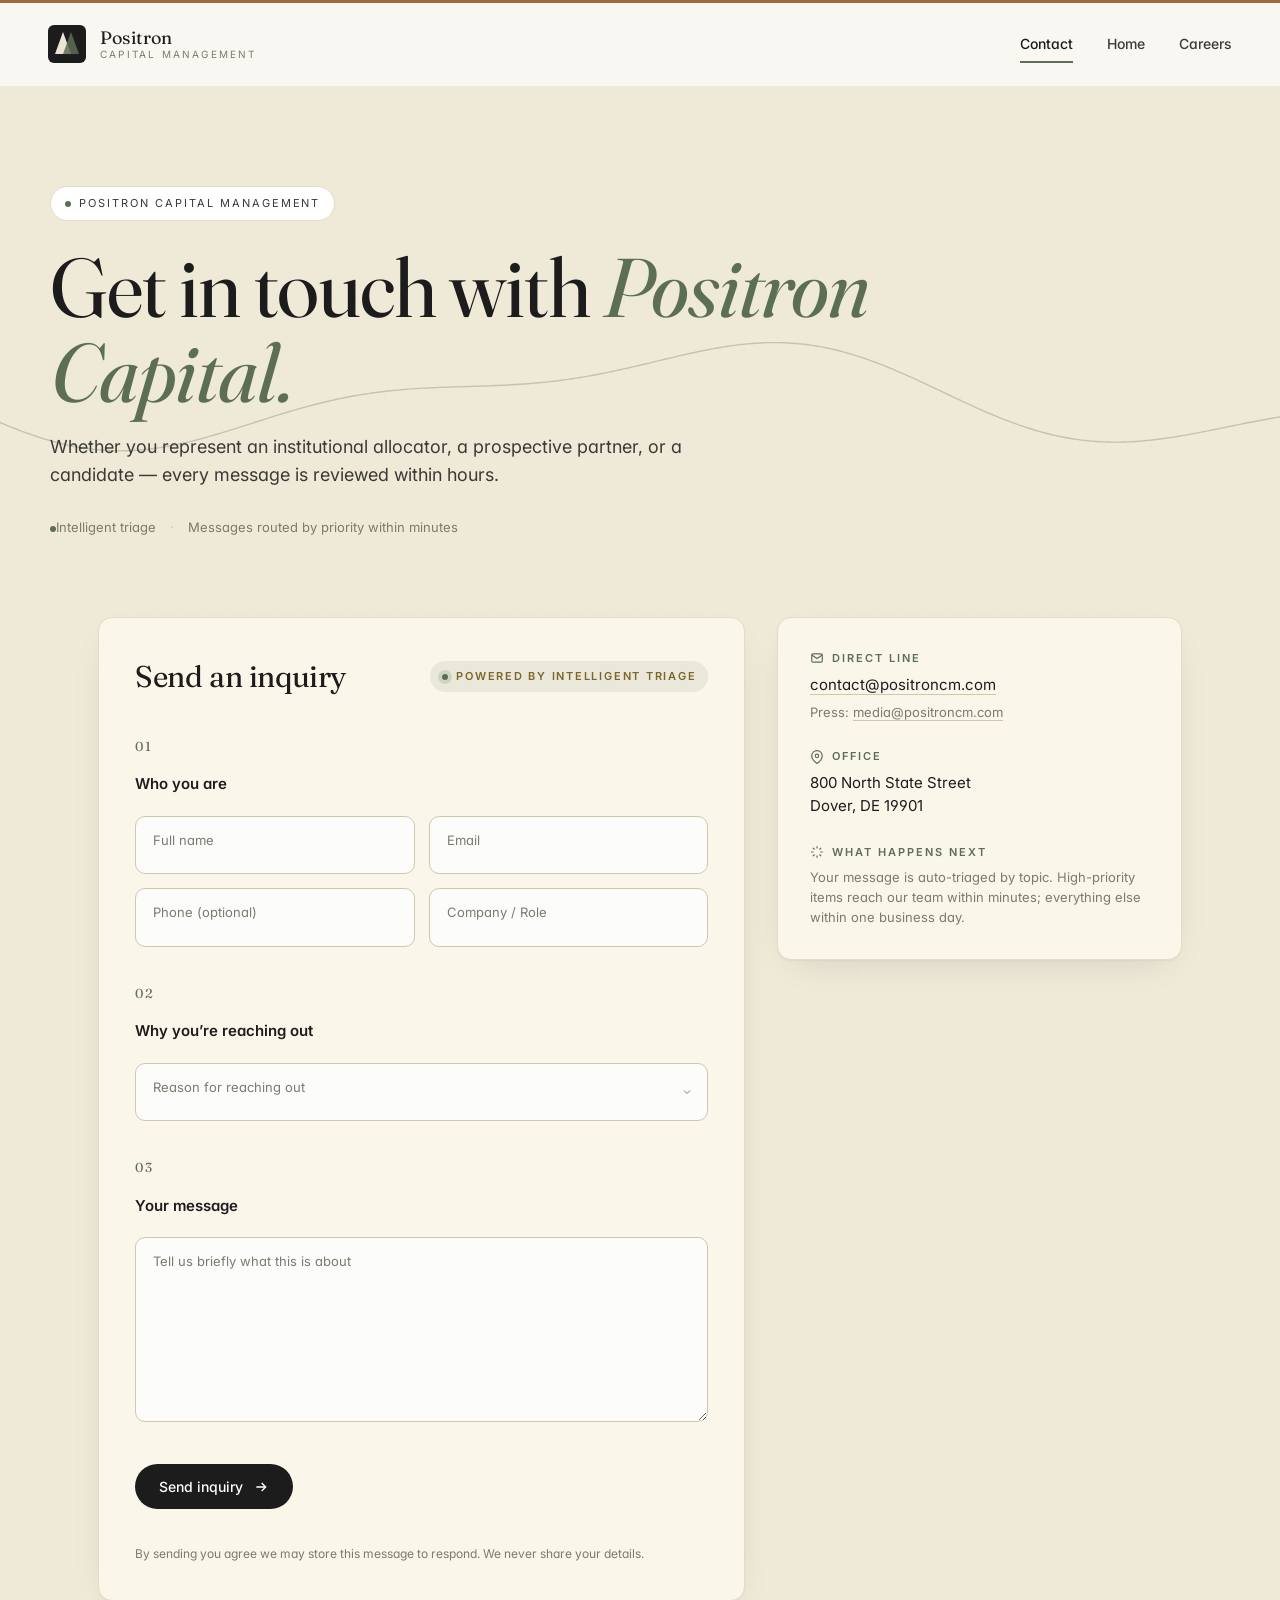
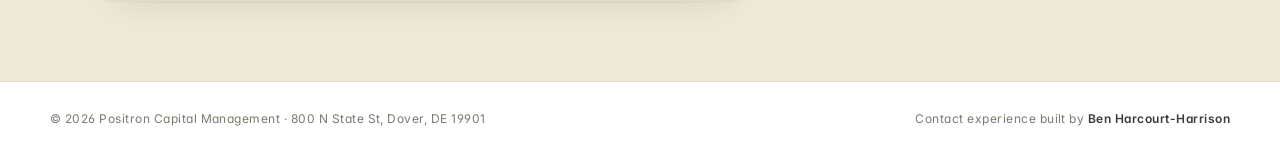
<file: index.html>
<!doctype html>
<html lang="en">
<head>
<meta charset="utf-8">
<meta name="viewport" content="width=device-width,initial-scale=1">
<title>Contact — Positron Capital Management</title>
<meta name="description" content="Get in touch with Positron Capital Management. Every inquiry is reviewed within hours via intelligent triage.">
<link rel="preconnect" href="https://fonts.googleapis.com">
<link rel="preconnect" href="https://fonts.gstatic.com" crossorigin>
<link href="https://fonts.googleapis.com/css2?family=Fraunces:opsz,wght@9..144,400;9..144,500&family=Inter:wght@300;400;500;600&display=swap" rel="stylesheet">
<link rel="stylesheet" href="styles.css">
</head>
<body>

<header class="nav">
  <a class="brand" href="index.html">
    <span class="brand-mark" aria-hidden="true"></span>
    <span class="brand-name">
      <span class="brand-title">Positron</span>
      <span class="brand-sub">Capital Management</span>
    </span>
  </a>
  <nav class="nav-links">
    <a href="index.html" class="active">Contact</a>
    <a href="https://www.positroncm.com/" target="_blank" rel="noopener">Home</a>
    <a href="https://www.positroncm.com/careers" target="_blank" rel="noopener">Careers</a>
  </nav>
</header>

<section class="hero">
  <canvas id="hero-bg" aria-hidden="true"></canvas>
  <div class="hero-inner reveal">
    <span class="eyebrow"><span class="dot"></span>Positron Capital Management</span>
    <h1>Get in touch with <span class="accent">Positron Capital.</span></h1>
    <p class="lede">Whether you represent an institutional allocator, a prospective partner, or a candidate &mdash; every message is reviewed within hours.</p>
    <div class="hero-meta">
      <span class="meta-item"><span class="dot"></span>Intelligent triage</span>
      <span class="meta-sep">&middot;</span>
      <span class="meta-item">Messages routed by priority within minutes</span>
    </div>
  </div>
</section>

<main class="container">
  <div class="layout">

    <form id="contact-form" class="card form-card reveal" novalidate>
      <header class="form-head">
        <h2>Send an inquiry</h2>
        <span class="badge-soft"><span class="spark"></span>Powered by intelligent triage</span>
      </header>

      <section class="step">
        <span class="step-num">01</span>
        <h3>Who you are</h3>
        <div class="grid-2">
          <label class="field">
            <input type="text" name="name" required autocomplete="name" placeholder=" ">
            <span class="label">Full name</span>
          </label>
          <label class="field">
            <input type="email" name="email" required autocomplete="email" placeholder=" ">
            <span class="label">Email</span>
          </label>
          <label class="field">
            <input type="tel" name="phone" autocomplete="tel" placeholder=" ">
            <span class="label">Phone (optional)</span>
          </label>
          <label class="field">
            <input type="text" name="company" placeholder=" ">
            <span class="label">Company / Role</span>
          </label>
        </div>
      </section>

      <section class="step">
        <span class="step-num">02</span>
        <h3>Why you&rsquo;re reaching out</h3>
        <label class="field">
          <select name="reason" required>
            <option value="" disabled selected hidden></option>
            <option>Career inquiry</option>
            <option>Investor</option>
            <option>Partnership</option>
            <option>Press</option>
            <option>Other</option>
          </select>
          <span class="label">Reason for reaching out</span>
        </label>
      </section>

      <section class="step">
        <span class="step-num">03</span>
        <h3>Your message</h3>
        <label class="field">
          <textarea name="message" rows="6" required placeholder=" "></textarea>
          <span class="label">Tell us briefly what this is about</span>
        </label>
      </section>

      <button type="submit" class="btn-primary">
        <span>Send inquiry</span>
        <svg width="16" height="16" viewBox="0 0 24 24" fill="none" stroke="currentColor" stroke-width="2"><path d="M5 12h14M13 6l6 6-6 6"/></svg>
      </button>
      <p class="legalese">By sending you agree we may store this message to respond. We never share your details.</p>
    </form>

    <aside class="card aside reveal">
      <div class="aside-block">
        <span class="aside-eyebrow"><svg width="14" height="14" viewBox="0 0 24 24" fill="none" stroke="currentColor" stroke-width="2"><rect x="3" y="5" width="18" height="14" rx="2"/><path d="m3 7 9 6 9-6"/></svg> Direct line</span>
        <p><a href="mailto:contact@positroncm.com">contact@positroncm.com</a></p>
        <p class="aside-sub">Press: <a href="mailto:media@positroncm.com">media@positroncm.com</a></p>
      </div>
      <div class="aside-block">
        <span class="aside-eyebrow"><svg width="14" height="14" viewBox="0 0 24 24" fill="none" stroke="currentColor" stroke-width="2"><path d="M21 10c0 7-9 13-9 13S3 17 3 10a9 9 0 0 1 18 0z"/><circle cx="12" cy="10" r="3"/></svg> Office</span>
        <p>800 North State Street<br>Dover, DE 19901</p>
      </div>
      <div class="aside-block">
        <span class="aside-eyebrow"><svg width="14" height="14" viewBox="0 0 24 24" fill="none" stroke="currentColor" stroke-width="2"><path d="M12 2v4M12 18v4M4.93 4.93l2.83 2.83M16.24 16.24l2.83 2.83M2 12h4M18 12h4M4.93 19.07l2.83-2.83M16.24 7.76l2.83-2.83"/></svg> What happens next</span>
        <p class="aside-sub">Your message is auto-triaged by topic. High-priority items reach our team within minutes; everything else within one business day.</p>
      </div>
    </aside>

  </div>
</main>

<dialog id="success" class="success-dialog">
  <div class="success-card">
    <svg class="check" viewBox="0 0 52 52" aria-hidden="true">
      <circle cx="26" cy="26" r="24" fill="none" stroke="#5d6e57" stroke-width="2" class="check-circle"/>
      <path fill="none" stroke="#5d6e57" stroke-width="3" stroke-linecap="round" stroke-linejoin="round" d="M14 27l8 8 16-18" class="check-tick"/>
    </svg>
    <h2>Message received</h2>
    <p class="success-sub">Thank you. Here&rsquo;s what we passed to our team:</p>
    <div class="success-summary">
      <div class="summary-row"><span class="summary-label">Reason</span><span id="s-reason"></span></div>
      <div class="summary-row"><span class="summary-label">From</span><span id="s-from"></span></div>
      <div class="summary-row"><span class="summary-label">Summary</span><span id="s-summary"></span></div>
    </div>
    <button class="btn-primary" id="success-close">Close</button>
  </div>
</dialog>

<footer class="foot">
  <div class="foot-inner">
    <span>&copy; <span id="yr"></span> Positron Capital Management &middot; 800 N State St, Dover, DE 19901</span>
    <span class="foot-credit">Contact experience built by <strong>Ben Harcourt-Harrison</strong></span>
  </div>
</footer>

<script src="app.js"></script>
</body>
</html>
</file>
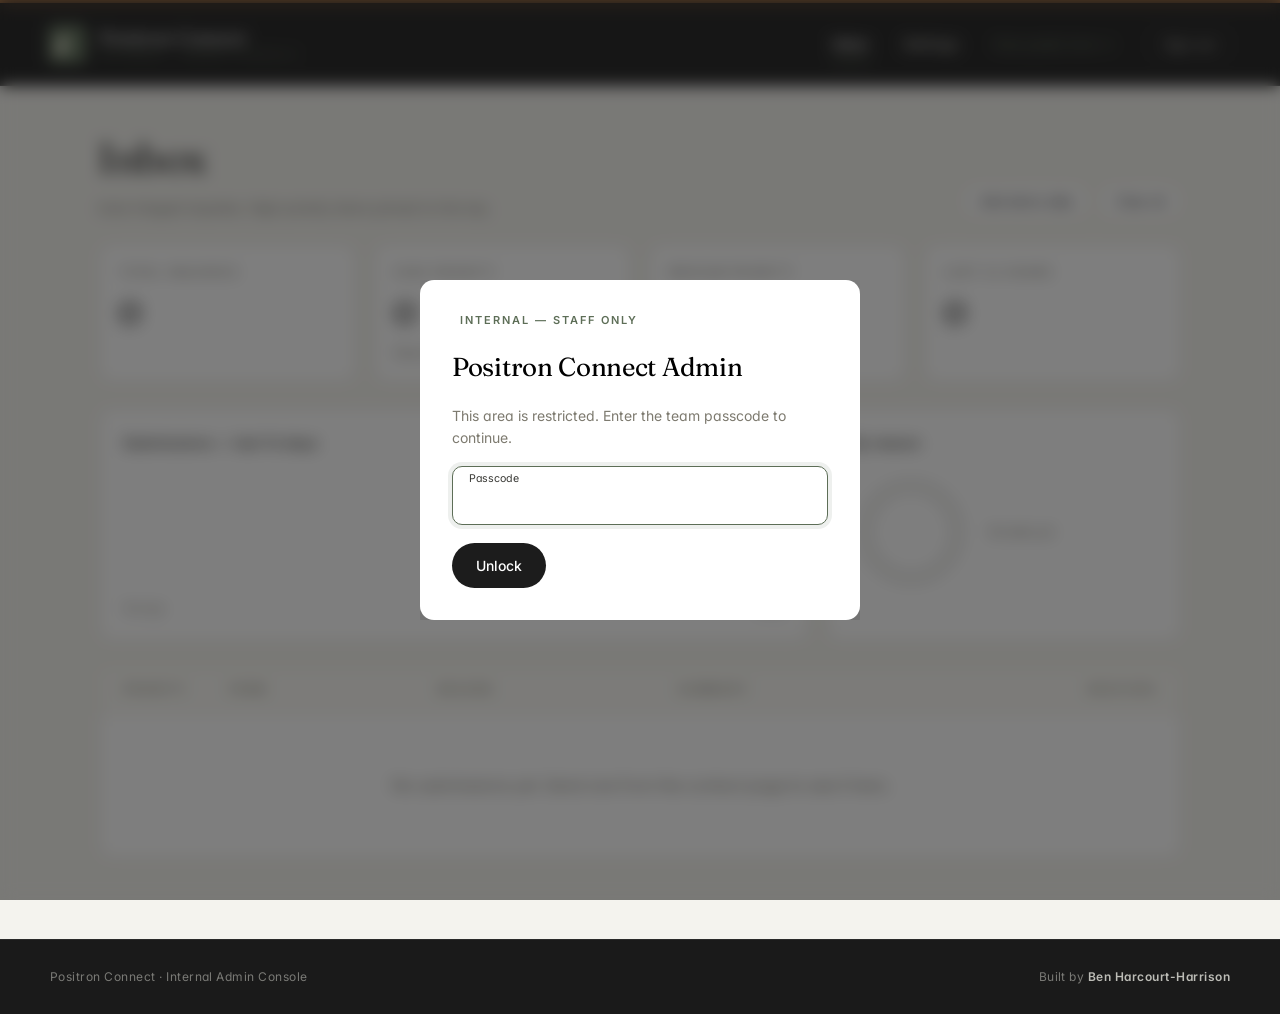
<file: admin/index.html>
<!doctype html>
<html lang="en">
<head>
<meta charset="utf-8">
<meta name="viewport" content="width=device-width,initial-scale=1">
<title>Inbox — Positron Connect Admin</title>
<meta name="robots" content="noindex,nofollow">
<link rel="preconnect" href="https://fonts.googleapis.com">
<link rel="preconnect" href="https://fonts.gstatic.com" crossorigin>
<link href="https://fonts.googleapis.com/css2?family=Fraunces:opsz,wght@9..144,400;9..144,500&family=Inter:wght@300;400;500;600&display=swap" rel="stylesheet">
<link rel="stylesheet" href="../styles.css">
</head>
<body class="admin-body">

<dialog id="gate" class="gate-dialog">
  <form class="gate-card" id="gate-form">
    <span class="aside-eyebrow"><span class="dot"></span> Internal &mdash; staff only</span>
    <h2>Positron Connect Admin</h2>
    <p>This area is restricted. Enter the team passcode to continue.</p>
    <label class="field">
      <input type="password" id="gate-input" autocomplete="current-password" placeholder=" " required>
      <span class="label">Passcode</span>
    </label>
    <div class="save-row">
      <button type="submit" class="btn-primary"><span>Unlock</span></button>
      <span class="saved-tick" id="gate-error" style="color:var(--high)">Incorrect passcode</span>
    </div>
  </form>
</dialog>

<header class="nav admin-nav">
  <a class="brand" href="index.html">
    <span class="brand-mark" aria-hidden="true"></span>
    <span class="brand-name">
      <span class="brand-title">Positron Connect</span>
      <span class="brand-sub">Internal &middot; Admin Console</span>
    </span>
  </a>
  <nav class="nav-links">
    <a href="index.html" class="active">Inbox</a>
    <a href="settings.html">Settings</a>
    <a href="../index.html" class="ext">View public form &rarr;</a>
    <button class="btn-ghost" id="signout">Sign out</button>
  </nav>
</header>

<main class="container">

  <div class="dash-head">
    <div>
      <h1>Inbox</h1>
      <p>Auto-triaged inquiries. High-priority items pinned to the top.</p>
    </div>
    <div class="dash-actions">
      <button class="btn-ghost" id="seed-demo">Add demo data</button>
      <button class="btn-ghost" id="clear-all">Clear all</button>
    </div>
  </div>

  <div class="stats-row">
    <div class="stat"><div class="stat-label">Total inquiries</div><div class="stat-value" id="stat-total">0</div></div>
    <div class="stat"><div class="stat-label">High priority</div><div class="stat-value" id="stat-high">0</div><div class="stat-sub">Reach team within minutes</div></div>
    <div class="stat"><div class="stat-label">Medium priority</div><div class="stat-value" id="stat-med">0</div><div class="stat-sub">Same-day response</div></div>
    <div class="stat"><div class="stat-label">Last 24 hours</div><div class="stat-value" id="stat-today">0</div></div>
  </div>

  <div class="charts-row">
    <div class="chart-card">
      <h3>Submissions &mdash; last 14 days</h3>
      <div class="bars" id="bars"></div>
      <div class="bar-axis"><span>14d ago</span><span>today</span></div>
    </div>
    <div class="chart-card">
      <h3>By reason</h3>
      <div class="donut-wrap">
        <svg class="donut" viewBox="0 0 120 120" id="donut" aria-hidden="true"></svg>
        <div class="donut-legend" id="donut-legend"></div>
      </div>
    </div>
  </div>

  <div class="table-card">
    <div class="table-head">
      <span>Priority</span>
      <span>From</span>
      <span>Reason</span>
      <span>Summary</span>
      <span style="text-align:right">Received</span>
    </div>
    <div id="submission-list"></div>
  </div>

</main>

<footer class="foot admin-foot">
  <div class="foot-inner">
    <span>Positron Connect &middot; Internal Admin Console</span>
    <span class="foot-credit">Built by <strong>Ben Harcourt-Harrison</strong></span>
  </div>
</footer>

<script src="../app.js"></script>
</body>
</html>
</file>
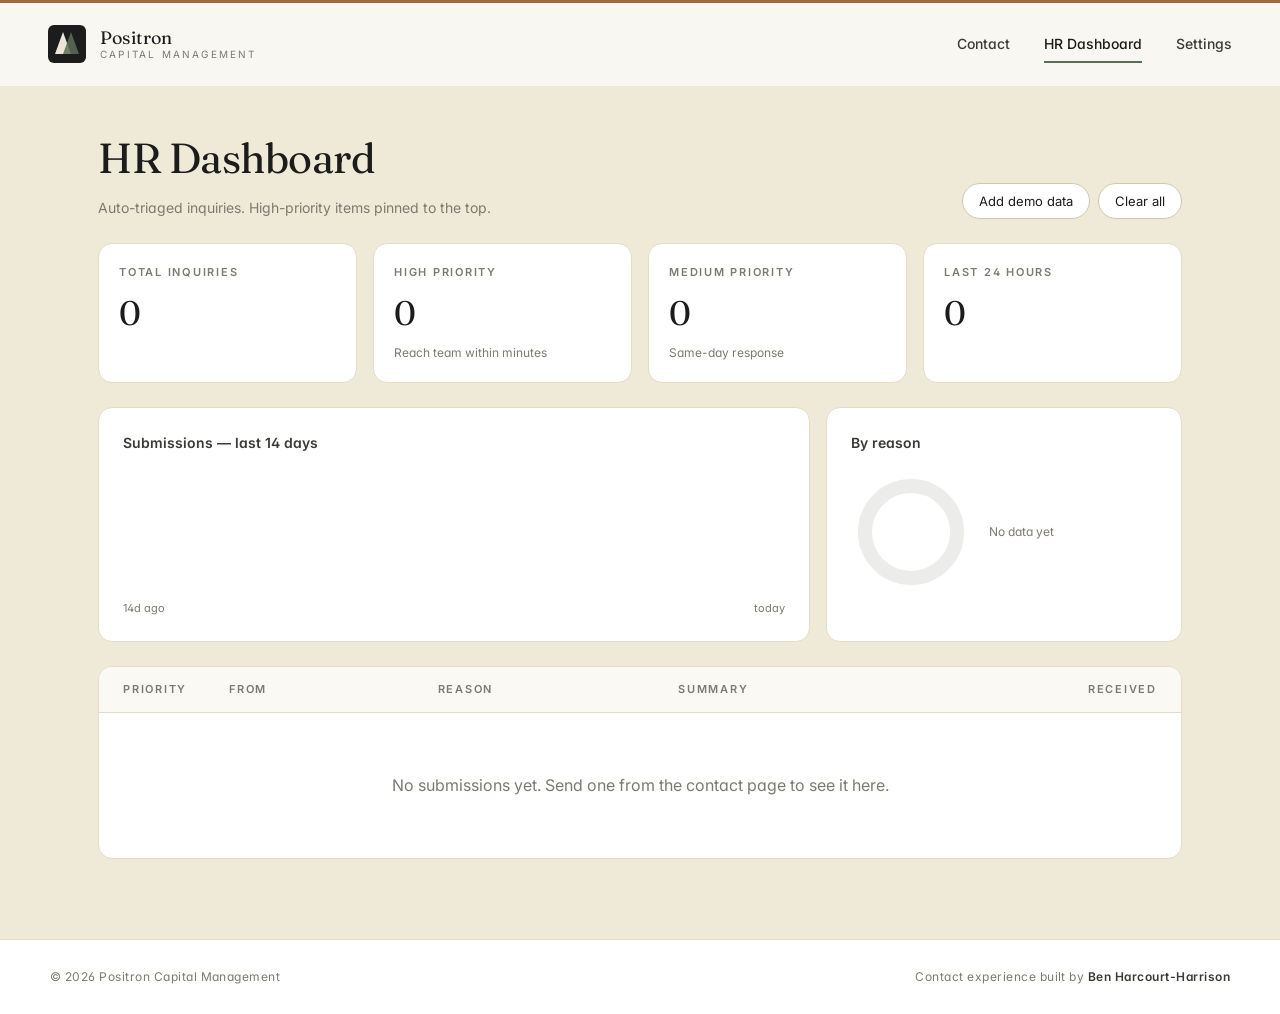
<file: hr.html>
<!doctype html>
<html lang="en">
<head>
<meta charset="utf-8">
<meta name="viewport" content="width=device-width,initial-scale=1">
<title>HR Dashboard — Positron Capital Management</title>
<link rel="preconnect" href="https://fonts.googleapis.com">
<link rel="preconnect" href="https://fonts.gstatic.com" crossorigin>
<link href="https://fonts.googleapis.com/css2?family=Fraunces:opsz,wght@9..144,400;9..144,500&family=Inter:wght@300;400;500;600&display=swap" rel="stylesheet">
<link rel="stylesheet" href="styles.css">
</head>
<body>

<header class="nav">
  <a class="brand" href="index.html">
    <span class="brand-mark">P</span>
    <span class="brand-name">
      <span class="brand-title">Positron</span>
      <span class="brand-sub">Capital Management</span>
    </span>
  </a>
  <nav class="nav-links">
    <a href="index.html">Contact</a>
    <a href="hr.html" class="active">HR Dashboard</a>
    <a href="settings.html">Settings</a>
  </nav>
</header>

<main class="container">

  <div class="dash-head">
    <div>
      <h1>HR Dashboard</h1>
      <p>Auto-triaged inquiries. High-priority items pinned to the top.</p>
    </div>
    <div class="dash-actions">
      <button class="btn-ghost" id="seed-demo">Add demo data</button>
      <button class="btn-ghost" id="clear-all">Clear all</button>
    </div>
  </div>

  <div class="stats-row">
    <div class="stat"><div class="stat-label">Total inquiries</div><div class="stat-value" id="stat-total">0</div></div>
    <div class="stat"><div class="stat-label">High priority</div><div class="stat-value" id="stat-high">0</div><div class="stat-sub">Reach team within minutes</div></div>
    <div class="stat"><div class="stat-label">Medium priority</div><div class="stat-value" id="stat-med">0</div><div class="stat-sub">Same-day response</div></div>
    <div class="stat"><div class="stat-label">Last 24 hours</div><div class="stat-value" id="stat-today">0</div></div>
  </div>

  <div class="charts-row">
    <div class="chart-card">
      <h3>Submissions &mdash; last 14 days</h3>
      <div class="bars" id="bars"></div>
      <div class="bar-axis"><span>14d ago</span><span>today</span></div>
    </div>
    <div class="chart-card">
      <h3>By reason</h3>
      <div class="donut-wrap">
        <svg class="donut" viewBox="0 0 120 120" id="donut" aria-hidden="true"></svg>
        <div class="donut-legend" id="donut-legend"></div>
      </div>
    </div>
  </div>

  <div class="table-card">
    <div class="table-head">
      <span>Priority</span>
      <span>From</span>
      <span>Reason</span>
      <span>Summary</span>
      <span style="text-align:right">Received</span>
    </div>
    <div id="submission-list"></div>
  </div>

</main>

<footer class="foot">
  <div class="foot-inner">
    <span>&copy; <span id="yr"></span> Positron Capital Management</span>
    <span class="foot-credit">Contact experience built by <strong>Ben Harcourt-Harrison</strong></span>
  </div>
</footer>

<script src="app.js"></script>
</body>
</html>
</file>
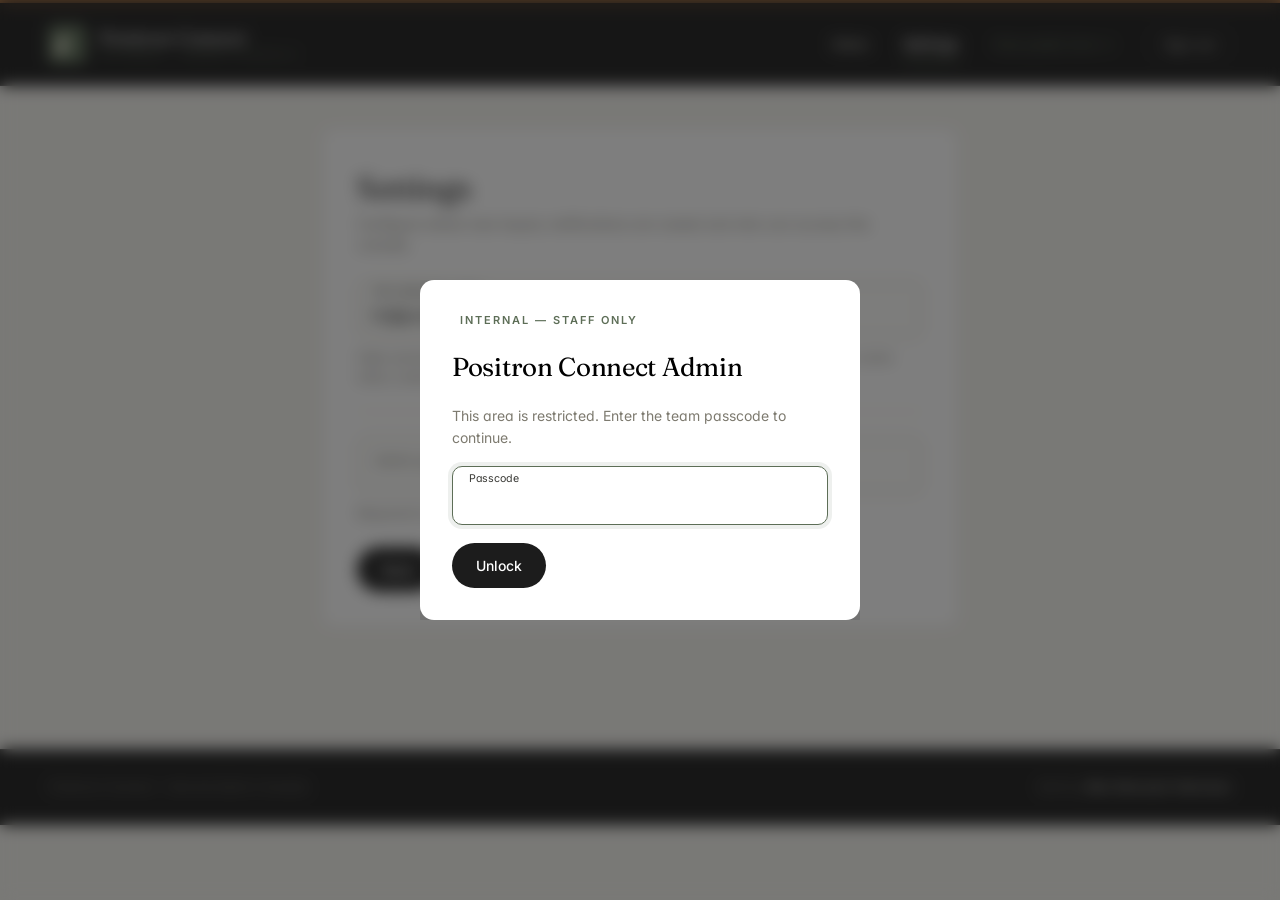
<file: admin/settings.html>
<!doctype html>
<html lang="en">
<head>
<meta charset="utf-8">
<meta name="viewport" content="width=device-width,initial-scale=1">
<title>Settings — Positron Connect Admin</title>
<meta name="robots" content="noindex,nofollow">
<link rel="preconnect" href="https://fonts.googleapis.com">
<link rel="preconnect" href="https://fonts.gstatic.com" crossorigin>
<link href="https://fonts.googleapis.com/css2?family=Fraunces:opsz,wght@9..144,400;9..144,500&family=Inter:wght@300;400;500;600&display=swap" rel="stylesheet">
<link rel="stylesheet" href="../styles.css">
</head>
<body class="admin-body">

<dialog id="gate" class="gate-dialog">
  <form class="gate-card" id="gate-form">
    <span class="aside-eyebrow"><span class="dot"></span> Internal &mdash; staff only</span>
    <h2>Positron Connect Admin</h2>
    <p>This area is restricted. Enter the team passcode to continue.</p>
    <label class="field">
      <input type="password" id="gate-input" autocomplete="current-password" placeholder=" " required>
      <span class="label">Passcode</span>
    </label>
    <div class="save-row">
      <button type="submit" class="btn-primary"><span>Unlock</span></button>
      <span class="saved-tick" id="gate-error" style="color:var(--high)">Incorrect passcode</span>
    </div>
  </form>
</dialog>

<header class="nav admin-nav">
  <a class="brand" href="index.html">
    <span class="brand-mark" aria-hidden="true"></span>
    <span class="brand-name">
      <span class="brand-title">Positron Connect</span>
      <span class="brand-sub">Internal &middot; Admin Console</span>
    </span>
  </a>
  <nav class="nav-links">
    <a href="index.html">Inbox</a>
    <a href="settings.html" class="active">Settings</a>
    <a href="../index.html" class="ext">View public form &rarr;</a>
    <button class="btn-ghost" id="signout">Sign out</button>
  </nav>
</header>

<main class="container">
  <div class="settings-card">
    <div>
      <h1>Settings</h1>
      <p>Configure where new inquiry notifications are routed and who can access this console.</p>
    </div>

    <div>
      <label class="field">
        <input type="email" id="hr-email" placeholder=" ">
        <span class="label">HR notification email</span>
      </label>
      <p class="aside-sub" style="margin:8px 0 0">High-priority inquiries are flagged in the subject line. Medium and low go to the same inbox unless filtered.</p>
    </div>

    <hr style="border:none;border-top:1px solid var(--line);margin:0">

    <div>
      <label class="field">
        <input type="password" id="admin-pass" placeholder=" " autocomplete="new-password">
        <span class="label">Admin passcode</span>
      </label>
      <p class="aside-sub" style="margin:8px 0 0">Required to access this console. Leave blank to keep the current passcode.</p>
    </div>

    <div class="save-row">
      <button class="btn-primary" id="save-settings"><span>Save</span></button>
      <span class="saved-tick" id="saved-tick">&check; Saved</span>
    </div>
  </div>
</main>

<footer class="foot admin-foot">
  <div class="foot-inner">
    <span>Positron Connect &middot; Internal Admin Console</span>
    <span class="foot-credit">Built by <strong>Ben Harcourt-Harrison</strong></span>
  </div>
</footer>

<script src="../app.js"></script>
</body>
</html>
</file>
<file: styles.css>
/* ---------- tokens (matched to positroncm.com palette) ---------- */
:root{
  --bg:#efe9d8;            /* cream/ivory page background */
  --surface:#faf6e9;       /* lighter cream for cards */
  --ink:#1c1c1c;           /* charcoal (matches dark hero) */
  --ink-2:#3a3a36;
  --muted:#7d7a6f;         /* warm taupe */
  --line:#e3dcc6;
  --line-strong:#cfc7af;
  --gold:#5d6e57;          /* forest sage (replaces gold) */
  --gold-soft:#cfd4c1;     /* light sage */
  --gold-tint:rgba(93,110,87,0.10);
  --copper:#a26a3a;        /* warm copper border accent */
  --high:#a23a3a;
  --high-soft:#f1d8d8;
  --med:#7d6628;
  --med-soft:#f1e6c8;
  --low:#54534b;
  --low-soft:#e3dcc6;
  --radius:14px;
  --radius-sm:10px;
  --shadow:0 1px 2px rgba(20,20,20,0.04), 0 12px 40px -20px rgba(20,20,20,0.18);
  --serif:"Fraunces", Georgia, serif;
  --sans:"Inter", -apple-system, BlinkMacSystemFont, "Segoe UI", system-ui, sans-serif;
}

*{box-sizing:border-box}
html,body{margin:0;padding:0}
body{
  font-family:var(--sans);
  font-weight:400;
  color:var(--ink);
  background:var(--bg);
  -webkit-font-smoothing:antialiased;
  font-feature-settings:"ss01","cv11";
  line-height:1.55;
  border-top:3px solid var(--copper);
}
a{color:inherit;text-decoration:none}
a:hover{color:var(--gold)}
button{font-family:inherit}

/* ---------- nav ---------- */
.nav{
  display:flex;align-items:center;justify-content:space-between;
  padding:22px 48px;
  background:rgba(250,250,247,0.85);
  backdrop-filter:saturate(140%) blur(8px);
  position:sticky;top:0;z-index:20;
  border-bottom:1px solid transparent;
  transition:border-color .25s ease, background .25s ease;
}
.nav.scrolled{border-bottom-color:var(--line); background:rgba(250,250,247,0.95)}
.brand{display:flex;align-items:center;gap:14px}
.brand-mark{
  width:38px;height:38px;border-radius:6px;
  background:#1c1c1c;
  display:grid;place-items:center;
  position:relative;overflow:hidden;
}
.brand-mark::before, .brand-mark::after{
  content:"";position:absolute;top:7px;width:0;height:0;
  border-left:8px solid transparent;border-right:8px solid transparent;
}
.brand-mark::before{ left:7px; border-bottom:22px solid #ece6d8; }
.brand-mark::after{ right:7px; border-bottom:22px solid #5d6e57; opacity:.85; }
.brand-name{display:flex;flex-direction:column;line-height:1.1}
.brand-title{font-family:var(--serif);font-size:18px;letter-spacing:.2px}
.brand-sub{font-size:10px;letter-spacing:.22em;text-transform:uppercase;color:var(--muted);margin-top:2px}
.nav-links{display:flex;gap:34px;align-items:center}
.nav-links a{font-size:14px;color:var(--ink-2);font-weight:500;position:relative;padding:6px 0}
.nav-links a.active{color:var(--ink)}
.nav-links a.active::after{
  content:"";position:absolute;left:0;right:0;bottom:-2px;height:1.5px;background:var(--gold);
}

/* ---------- hero ---------- */
.hero{position:relative;padding:100px 48px 80px;overflow:hidden}
#hero-bg{position:absolute;inset:0;width:100%;height:100%;opacity:.55}
.hero-inner{position:relative;max-width:1180px;margin:0 auto}
.eyebrow{
  display:inline-flex;align-items:center;gap:8px;
  font-size:11px;text-transform:uppercase;letter-spacing:.18em;color:var(--ink-2);
  background:#fff;border:1px solid var(--line);
  padding:8px 14px;border-radius:999px;
}
.eyebrow .dot, .meta-item .dot{width:6px;height:6px;border-radius:50%;background:var(--gold);display:inline-block}
.hero h1{
  font-family:var(--serif);font-weight:400;
  font-size:clamp(44px, 6.5vw, 88px);
  line-height:1.02;letter-spacing:-1.2px;margin:24px 0 18px;
  max-width:1000px;
}
.hero h1 .accent{color:var(--gold);font-style:italic;font-weight:400}
.lede{font-size:18px;color:var(--ink-2);max-width:640px;line-height:1.55;margin:0 0 28px}
.hero-meta{display:flex;align-items:center;gap:14px;color:var(--muted);font-size:13px;flex-wrap:wrap}
.meta-sep{color:var(--line-strong)}

/* ---------- layout ---------- */
.container{max-width:1180px;margin:0 auto;padding:0 48px 80px}
.layout{display:grid;grid-template-columns:1.6fr 1fr;gap:32px;align-items:start}
.card{
  background:var(--surface);
  border:1px solid var(--line);
  border-radius:var(--radius);
  padding:36px;
  box-shadow:var(--shadow);
}

/* ---------- form ---------- */
.form-card{display:flex;flex-direction:column;gap:36px}
.form-head{display:flex;align-items:center;justify-content:space-between;gap:16px;flex-wrap:wrap}
.form-head h2{font-family:var(--serif);font-weight:400;font-size:30px;margin:0;letter-spacing:-.4px}
.badge-soft{
  display:inline-flex;align-items:center;gap:8px;
  background:var(--gold-tint);color:var(--med);
  padding:7px 12px;border-radius:999px;
  font-size:11px;text-transform:uppercase;letter-spacing:.16em;font-weight:600;
}
.spark{width:6px;height:6px;border-radius:50%;background:var(--gold);box-shadow:0 0 0 4px var(--gold-soft)}

.step{display:flex;flex-direction:column;gap:16px}
.step-num{
  font-family:var(--serif);font-size:13px;color:var(--gold);letter-spacing:.18em;
}
.step h3{margin:0 0 4px;font-size:15px;font-weight:600;color:var(--ink)}
.grid-2{display:grid;grid-template-columns:1fr 1fr;gap:14px}

.field{position:relative;display:block}
.field input, .field select, .field textarea{
  width:100%;
  font:inherit;color:var(--ink);
  background:#fcfcfa;
  border:1px solid var(--line-strong);
  border-radius:var(--radius-sm);
  padding:22px 14px 10px;
  transition:border-color .15s ease, box-shadow .2s ease, background .2s ease;
  outline:none;
  appearance:none;
  -webkit-appearance:none;
}
.field textarea{padding-top:24px;resize:vertical;min-height:140px;line-height:1.55}
.field select{cursor:pointer; background-image:url("data:image/svg+xml;utf8,<svg xmlns='http://www.w3.org/2000/svg' width='12' height='12' viewBox='0 0 24 24' fill='none' stroke='%237a7a78' stroke-width='2'><path d='M6 9l6 6 6-6'/></svg>"); background-repeat:no-repeat; background-position:right 14px center}
.field .label{
  position:absolute;left:14px;top:14px;
  font-size:13px;color:var(--muted);
  pointer-events:none;
  transition:transform .15s ease, color .15s ease, font-size .15s ease;
  transform-origin:left top;
  background:transparent;
  padding:0 4px;
}
.field input:focus, .field select:focus, .field textarea:focus{
  border-color:var(--gold);
  box-shadow:0 0 0 4px var(--gold-tint);
  background:#fff;
}
.field input:not(:placeholder-shown) + .label,
.field textarea:not(:placeholder-shown) + .label,
.field input:focus + .label,
.field select:focus + .label,
.field textarea:focus + .label,
.field select:valid + .label{
  transform:translateY(-10px) scale(.82);
  color:var(--ink-2);
}
.field select:invalid + .label{color:var(--muted)}

/* ---------- live priority ---------- */
.live-priority{
  margin-top:14px;background:#faf9f4;border:1px dashed var(--line-strong);
  border-radius:var(--radius-sm);padding:14px 16px;
}
.lp-row{display:flex;align-items:center;justify-content:space-between;gap:12px}
.lp-label{font-size:11px;text-transform:uppercase;letter-spacing:.16em;color:var(--muted);font-weight:600}
.lp-badge{
  font-size:11px;text-transform:uppercase;letter-spacing:.16em;font-weight:700;
  padding:6px 12px;border-radius:999px;
  display:inline-flex;align-items:center;gap:6px;
}
.lp-badge.low{background:var(--low-soft);color:var(--low)}
.lp-badge.med{background:var(--med-soft);color:var(--med)}
.lp-badge.high{background:var(--high-soft);color:var(--high);
  box-shadow:0 0 0 0 rgba(181,69,69,.4); animation:pulse 2.4s infinite}
@keyframes pulse{
  0%{box-shadow:0 0 0 0 rgba(181,69,69,.35)}
  70%{box-shadow:0 0 0 10px rgba(181,69,69,0)}
  100%{box-shadow:0 0 0 0 rgba(181,69,69,0)}
}
.lp-bar{height:3px;background:var(--line);border-radius:3px;margin-top:12px;overflow:hidden}
.lp-fill{height:100%;width:10%;background:var(--gold);border-radius:3px;transition:width .35s ease, background-color .35s ease}
.lp-keywords{display:flex;flex-wrap:wrap;gap:6px;margin-top:10px;min-height:22px}
.lp-chip{font-size:11px;color:var(--ink-2);background:#fff;border:1px solid var(--line-strong);padding:3px 9px;border-radius:999px}

/* ---------- buttons ---------- */
.btn-primary{
  align-self:flex-start;
  display:inline-flex;align-items:center;gap:10px;
  background:var(--ink);color:#fff;
  border:none;border-radius:999px;
  padding:14px 24px;font-size:14px;font-weight:500;
  cursor:pointer;
  transition:transform .15s ease, background .2s ease, box-shadow .2s ease;
  position:relative;overflow:hidden;
}
.btn-primary:hover{background:#000;transform:translateY(-1px);box-shadow:0 10px 30px -12px rgba(0,0,0,.4)}
.btn-primary:active{transform:translateY(0)}
.btn-primary::after{
  content:"";position:absolute;top:0;left:-60%;width:40%;height:100%;
  background:linear-gradient(120deg, transparent, rgba(255,255,255,.18), transparent);
  transform:skewX(-20deg);transition:left .55s ease;
}
.btn-primary:hover::after{left:120%}

.legalese{color:var(--muted);font-size:12px;margin:0}

/* ---------- aside ---------- */
.aside{display:flex;flex-direction:column;gap:26px;padding:32px}
.aside-block{display:flex;flex-direction:column;gap:6px}
.aside-eyebrow{
  display:inline-flex;align-items:center;gap:8px;color:var(--gold);
  font-size:11px;text-transform:uppercase;letter-spacing:.18em;font-weight:600;
}
.aside p{margin:0;color:var(--ink);font-size:15px}
.aside-sub{color:var(--muted)!important;font-size:13px!important}
.aside a{border-bottom:1px solid var(--line-strong)}
.aside a:hover{border-color:var(--gold)}

/* ---------- success dialog ---------- */
.success-dialog{
  border:none;padding:0;background:transparent;
  max-width:520px;width:90%;
}
.success-dialog::backdrop{background:rgba(20,20,20,.42);backdrop-filter:blur(6px)}
.success-card{
  background:#fff;border-radius:var(--radius);padding:36px;
  box-shadow:0 30px 80px -20px rgba(20,20,20,.35);
  display:flex;flex-direction:column;gap:18px;align-items:flex-start;
  animation:rise .35s cubic-bezier(.2,.8,.2,1);
}
@keyframes rise{from{opacity:0;transform:translateY(12px)}to{opacity:1;transform:translateY(0)}}
.check{width:60px;height:60px;align-self:flex-start}
.check-circle{stroke-dasharray:160;stroke-dashoffset:160;animation:draw 0.5s ease forwards}
.check-tick{stroke-dasharray:60;stroke-dashoffset:60;animation:draw 0.4s 0.4s ease forwards}
@keyframes draw{to{stroke-dashoffset:0}}
.success-card h2{font-family:var(--serif);font-weight:400;font-size:28px;margin:0;letter-spacing:-.3px}
.success-sub{margin:0;color:var(--muted)}
.success-summary{width:100%;border:1px solid var(--line);border-radius:var(--radius-sm);padding:14px}
.summary-row{display:grid;grid-template-columns:90px 1fr;gap:14px;padding:8px 0;border-bottom:1px solid var(--line);font-size:14px}
.summary-row:last-child{border-bottom:none}
.summary-label{color:var(--muted);font-size:12px;text-transform:uppercase;letter-spacing:.14em;align-self:start;padding-top:2px}

/* ---------- footer ---------- */
.foot{border-top:1px solid var(--line);padding:28px 48px;background:#fff}
.foot-inner{max-width:1180px;margin:0 auto;display:flex;justify-content:space-between;color:var(--muted);font-size:12px;letter-spacing:.04em;flex-wrap:wrap;gap:8px}
.foot-credit strong{color:var(--ink-2);font-weight:600}

/* ---------- reveal ---------- */
.reveal{opacity:0;transform:translateY(14px);transition:opacity .6s ease, transform .6s ease}
.reveal.in{opacity:1;transform:none}

/* ---------- HR Dashboard ---------- */
.dash-head{display:flex;align-items:flex-end;justify-content:space-between;margin:40px 0 24px;gap:20px;flex-wrap:wrap}
.dash-head h1{font-family:var(--serif);font-weight:400;font-size:42px;margin:0;letter-spacing:-.5px}
.dash-head p{color:var(--muted);margin:6px 0 0;font-size:14px}
.dash-actions{display:flex;gap:8px}
.btn-ghost{
  background:#fff;border:1px solid var(--line-strong);
  border-radius:999px;padding:9px 16px;font-size:13px;color:var(--ink);cursor:pointer;
  transition:border-color .15s ease, color .15s ease;
}
.btn-ghost:hover{border-color:var(--gold);color:var(--gold)}

.stats-row{display:grid;grid-template-columns:repeat(4,1fr);gap:16px;margin-bottom:24px}
.stat{background:#fff;border:1px solid var(--line);border-radius:var(--radius);padding:20px}
.stat-label{font-size:11px;text-transform:uppercase;letter-spacing:.16em;color:var(--muted);font-weight:600}
.stat-value{font-family:var(--serif);font-size:34px;margin-top:6px;letter-spacing:-.3px}
.stat-sub{font-size:12px;color:var(--muted);margin-top:4px}

.charts-row{display:grid;grid-template-columns:2fr 1fr;gap:16px;margin-bottom:24px}
.chart-card{background:#fff;border:1px solid var(--line);border-radius:var(--radius);padding:24px}
.chart-card h3{margin:0 0 18px;font-size:14px;font-weight:600;color:var(--ink-2)}
.bars{display:flex;gap:6px;align-items:flex-end;height:120px}
.bar{flex:1;background:var(--gold-tint);border-radius:4px 4px 0 0;position:relative;transition:background .2s ease}
.bar:hover{background:var(--gold)}
.bar-fill{position:absolute;bottom:0;left:0;right:0;background:var(--gold);border-radius:4px 4px 0 0}
.bar-axis{display:flex;justify-content:space-between;color:var(--muted);font-size:11px;margin-top:8px}

.donut-wrap{display:flex;align-items:center;gap:18px}
.donut{width:120px;height:120px;flex-shrink:0}
.donut-legend{display:flex;flex-direction:column;gap:8px;font-size:13px}
.legend-row{display:flex;align-items:center;gap:8px;color:var(--ink-2)}
.legend-swatch{width:10px;height:10px;border-radius:2px;display:inline-block}

.table-card{background:#fff;border:1px solid var(--line);border-radius:var(--radius);overflow:hidden}
.table-head{display:grid;grid-template-columns:90px 1.2fr 1.4fr 2.2fr 110px;gap:16px;padding:14px 24px;background:#faf9f4;border-bottom:1px solid var(--line);font-size:11px;text-transform:uppercase;letter-spacing:.16em;color:var(--muted);font-weight:600}
.row{display:grid;grid-template-columns:90px 1.2fr 1.4fr 2.2fr 110px;gap:16px;padding:18px 24px;border-bottom:1px solid var(--line);align-items:center;cursor:pointer;transition:background .15s ease}
.row:hover{background:#fafaf6}
.row:last-child{border-bottom:none}
.row-from{display:flex;flex-direction:column;gap:2px}
.row-name{font-weight:500;color:var(--ink)}
.row-meta{color:var(--muted);font-size:12px}
.row-summary{color:var(--ink-2);font-size:14px;line-height:1.45}
.row-time{color:var(--muted);font-size:12px;text-align:right}
.row-detail{display:none;background:#faf9f4;padding:18px 24px;border-bottom:1px solid var(--line);font-size:14px;color:var(--ink-2);white-space:pre-wrap;line-height:1.6}
.row-detail.open{display:block}
.empty{padding:60px 24px;text-align:center;color:var(--muted)}

/* ---------- Settings ---------- */
.settings-card{max-width:640px;margin:40px auto;background:#fff;border:1px solid var(--line);border-radius:var(--radius);padding:36px;display:flex;flex-direction:column;gap:24px}
.settings-card h1{font-family:var(--serif);font-weight:400;font-size:32px;margin:0;letter-spacing:-.4px}
.settings-card p{margin:0;color:var(--muted);font-size:14px}
.save-row{display:flex;align-items:center;gap:12px}
.saved-tick{color:var(--gold);font-size:13px;opacity:0;transition:opacity .25s ease}
.saved-tick.show{opacity:1}

/* ---------- admin variant ---------- */
.admin-body{ background:#f4f3ee; }
.admin-body.locked{ overflow:hidden; }
.admin-nav{
  background:#1a1a1a;
  border-bottom:1px solid #2a2a2a;
}
.admin-nav.scrolled{ background:#1a1a1a; border-bottom-color:#2a2a2a; }
.admin-nav .brand-mark{ background:var(--gold); color:#1a1a1a; }
.admin-nav .brand-title{ color:#fff; }
.admin-nav .brand-sub{ color:var(--gold); letter-spacing:.22em; }
.admin-nav .nav-links a{ color:#bcbcb6; }
.admin-nav .nav-links a:hover{ color:#fff; }
.admin-nav .nav-links a.active{ color:#fff; }
.admin-nav .nav-links a.active::after{ background:var(--gold); }
.admin-nav .nav-links a.ext{ color:var(--gold); font-size:13px; }
.admin-nav .btn-ghost{
  background:transparent; color:#bcbcb6; border-color:#2f2f2f;
}
.admin-nav .btn-ghost:hover{ color:#fff; border-color:var(--gold); }

.admin-foot{ background:#1a1a1a; border-top-color:#2a2a2a; }
.admin-foot .foot-inner{ color:#7a7a76; }
.admin-foot .foot-credit strong{ color:#bcbcb6; }

/* ---------- gate ---------- */
.gate-dialog{
  border:none;padding:0;background:transparent;max-width:440px;width:90%;
}
.gate-dialog::backdrop{ background:rgba(20,20,20,.55); backdrop-filter:blur(8px); }
.gate-card{
  background:#fff;border-radius:var(--radius);padding:32px;
  display:flex;flex-direction:column;gap:18px;
  box-shadow:0 30px 80px -20px rgba(20,20,20,.45);
}
.gate-card h2{ font-family:var(--serif); font-weight:400; font-size:26px; margin:0; letter-spacing:-.3px; }
.gate-card p{ margin:0; color:var(--muted); font-size:14px; }

/* ---------- responsive ---------- */
@media (max-width: 900px){
  .nav{padding:18px 24px}
  .nav-links{gap:20px}
  .hero{padding:64px 24px 56px}
  .container{padding:0 24px 60px}
  .layout{grid-template-columns:1fr}
  .grid-2{grid-template-columns:1fr}
  .stats-row{grid-template-columns:repeat(2,1fr)}
  .charts-row{grid-template-columns:1fr}
  .table-head, .row{grid-template-columns:1fr;gap:6px}
  .table-head{display:none}
  .row{padding:16px}
  .foot{padding:20px 24px}
  .foot-inner{flex-direction:column;align-items:flex-start}
}
</file>
